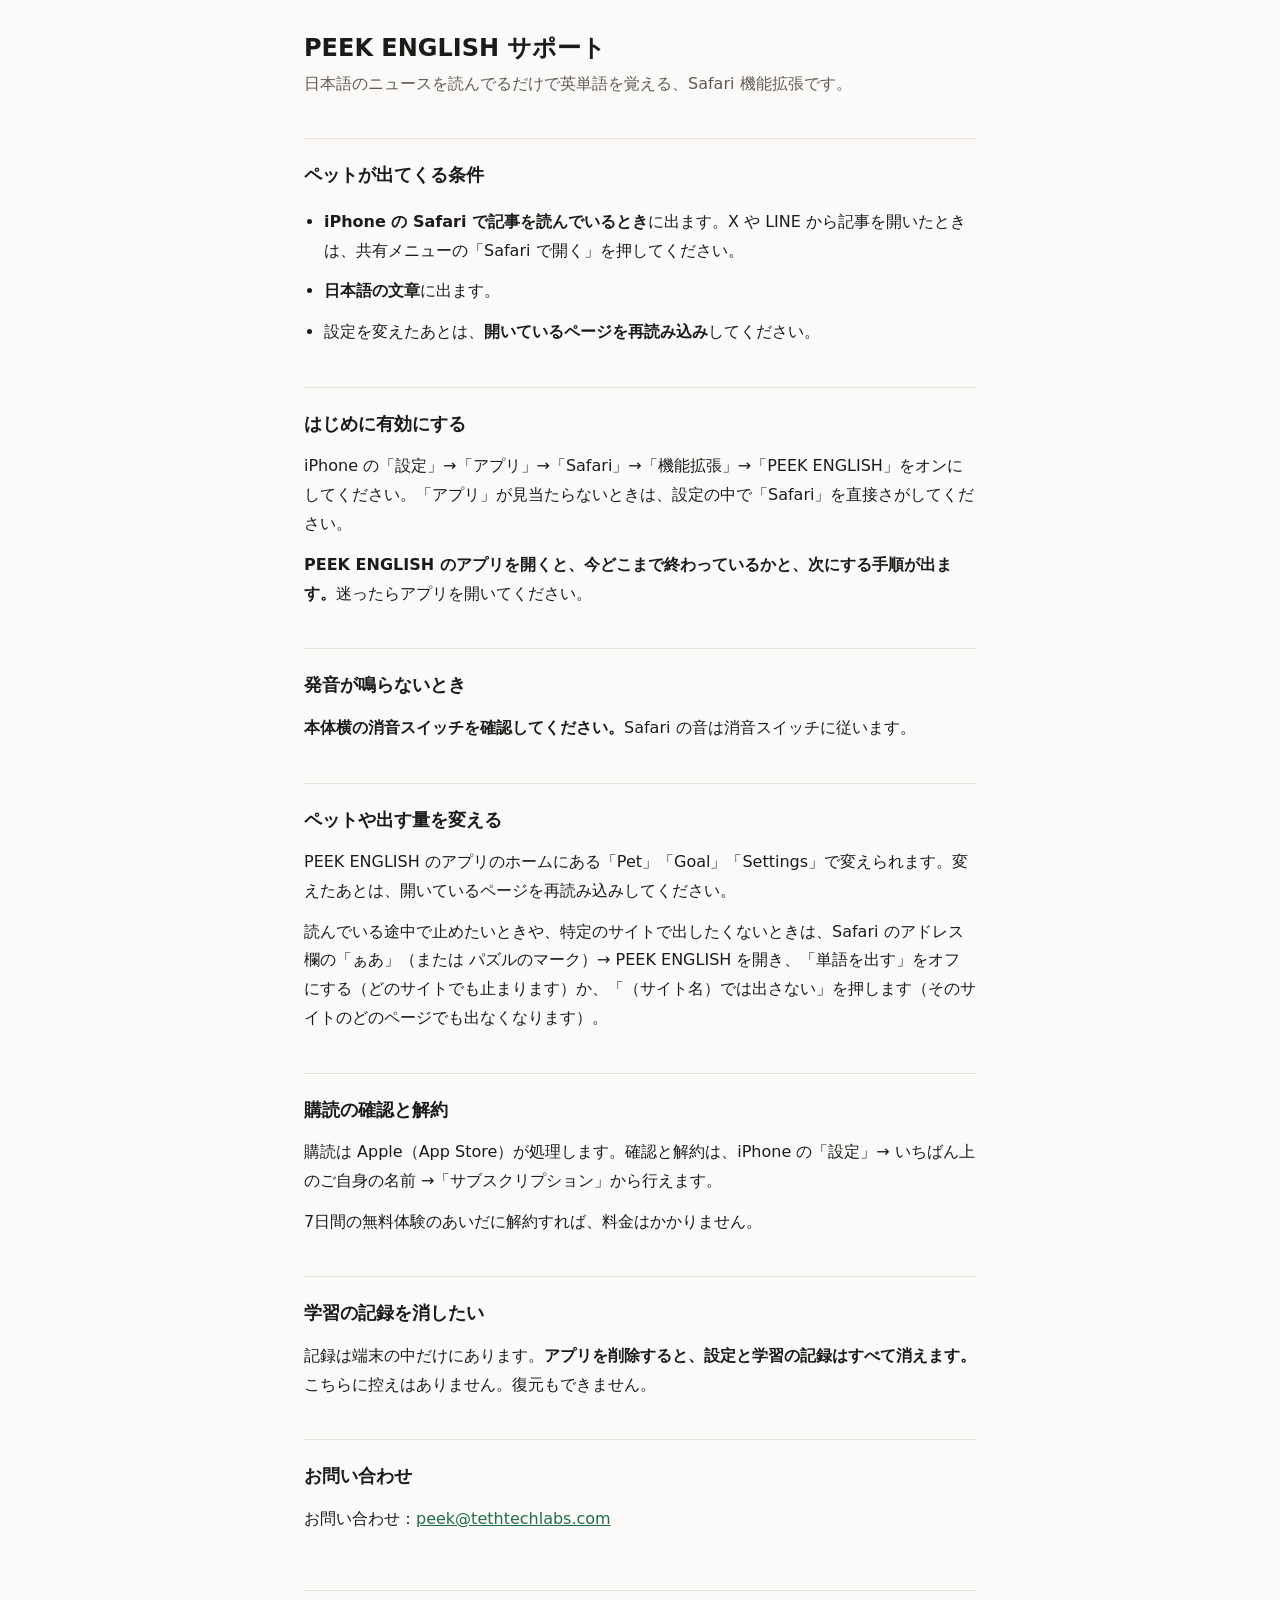
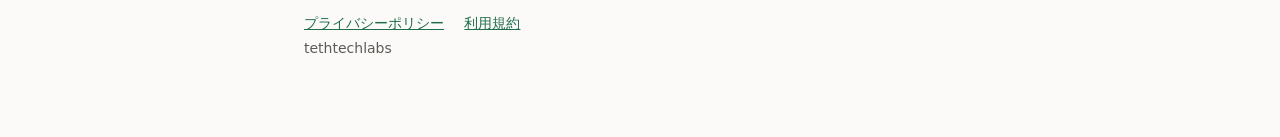
<file: index.html>
<!doctype html>
<html lang="ja">
<head>
<meta charset="utf-8">
<meta name="viewport" content="width=device-width, initial-scale=1">
<title>PEEK ENGLISH サポート</title>
<meta name="description" content="PEEK ENGLISH の使い方と、困ったときの確認先。">
<link rel="stylesheet" href="style.css">
</head>
<body>
<main>

<h1>PEEK ENGLISH サポート</h1>
<p class="lead">日本語のニュースを読んでるだけで英単語を覚える、Safari 機能拡張です。</p>

<h2>ペットが出てくる条件</h2>
<ul>
    <li><strong>iPhone の Safari で記事を読んでいるとき</strong>に出ます。X や LINE から記事を開いたときは、共有メニューの「Safari で開く」を押してください。</li>
    <li><strong>日本語の文章</strong>に出ます。</li>
    <li>設定を変えたあとは、<strong>開いているページを再読み込み</strong>してください。</li>
</ul>

<h2>はじめに有効にする</h2>
<p>iPhone の「設定」→「アプリ」→「Safari」→「機能拡張」→「PEEK ENGLISH」をオンにしてください。「アプリ」が見当たらないときは、設定の中で「Safari」を直接さがしてください。</p>
<p><strong>PEEK ENGLISH のアプリを開くと、今どこまで終わっているかと、次にする手順が出ます。</strong>迷ったらアプリを開いてください。</p>

<h2>発音が鳴らないとき</h2>
<p><strong>本体横の消音スイッチを確認してください。</strong>Safari の音は消音スイッチに従います。</p>

<h2>ペットや出す量を変える</h2>
<p>PEEK ENGLISH のアプリのホームにある「Pet」「Goal」「Settings」で変えられます。変えたあとは、開いているページを再読み込みしてください。</p>
<p>読んでいる途中で止めたいときや、特定のサイトで出したくないときは、Safari のアドレス欄の「ぁあ」（または パズルのマーク）→ PEEK ENGLISH を開き、「単語を出す」をオフにする（どのサイトでも止まります）か、「（サイト名）では出さない」を押します（そのサイトのどのページでも出なくなります）。</p>

<h2>購読の確認と解約</h2>
<p>購読は Apple（App Store）が処理します。確認と解約は、iPhone の「設定」→ いちばん上のご自身の名前 →「サブスクリプション」から行えます。</p>
<p>7日間の無料体験のあいだに解約すれば、料金はかかりません。</p>

<h2>学習の記録を消したい</h2>
<p>記録は端末の中だけにあります。<strong>アプリを削除すると、設定と学習の記録はすべて消えます。</strong>こちらに控えはありません。復元もできません。</p>

<h2>お問い合わせ</h2>
<p>お問い合わせ：<a href="mailto:peek@tethtechlabs.com">peek@tethtechlabs.com</a></p>

<footer>
    <a href="privacy.html">プライバシーポリシー</a>
    <a href="https://www.apple.com/legal/internet-services/itunes/dev/stdeula/">利用規約</a>
    <p>tethtechlabs</p>
</footer>

</main>
</body>
</html>
</file>
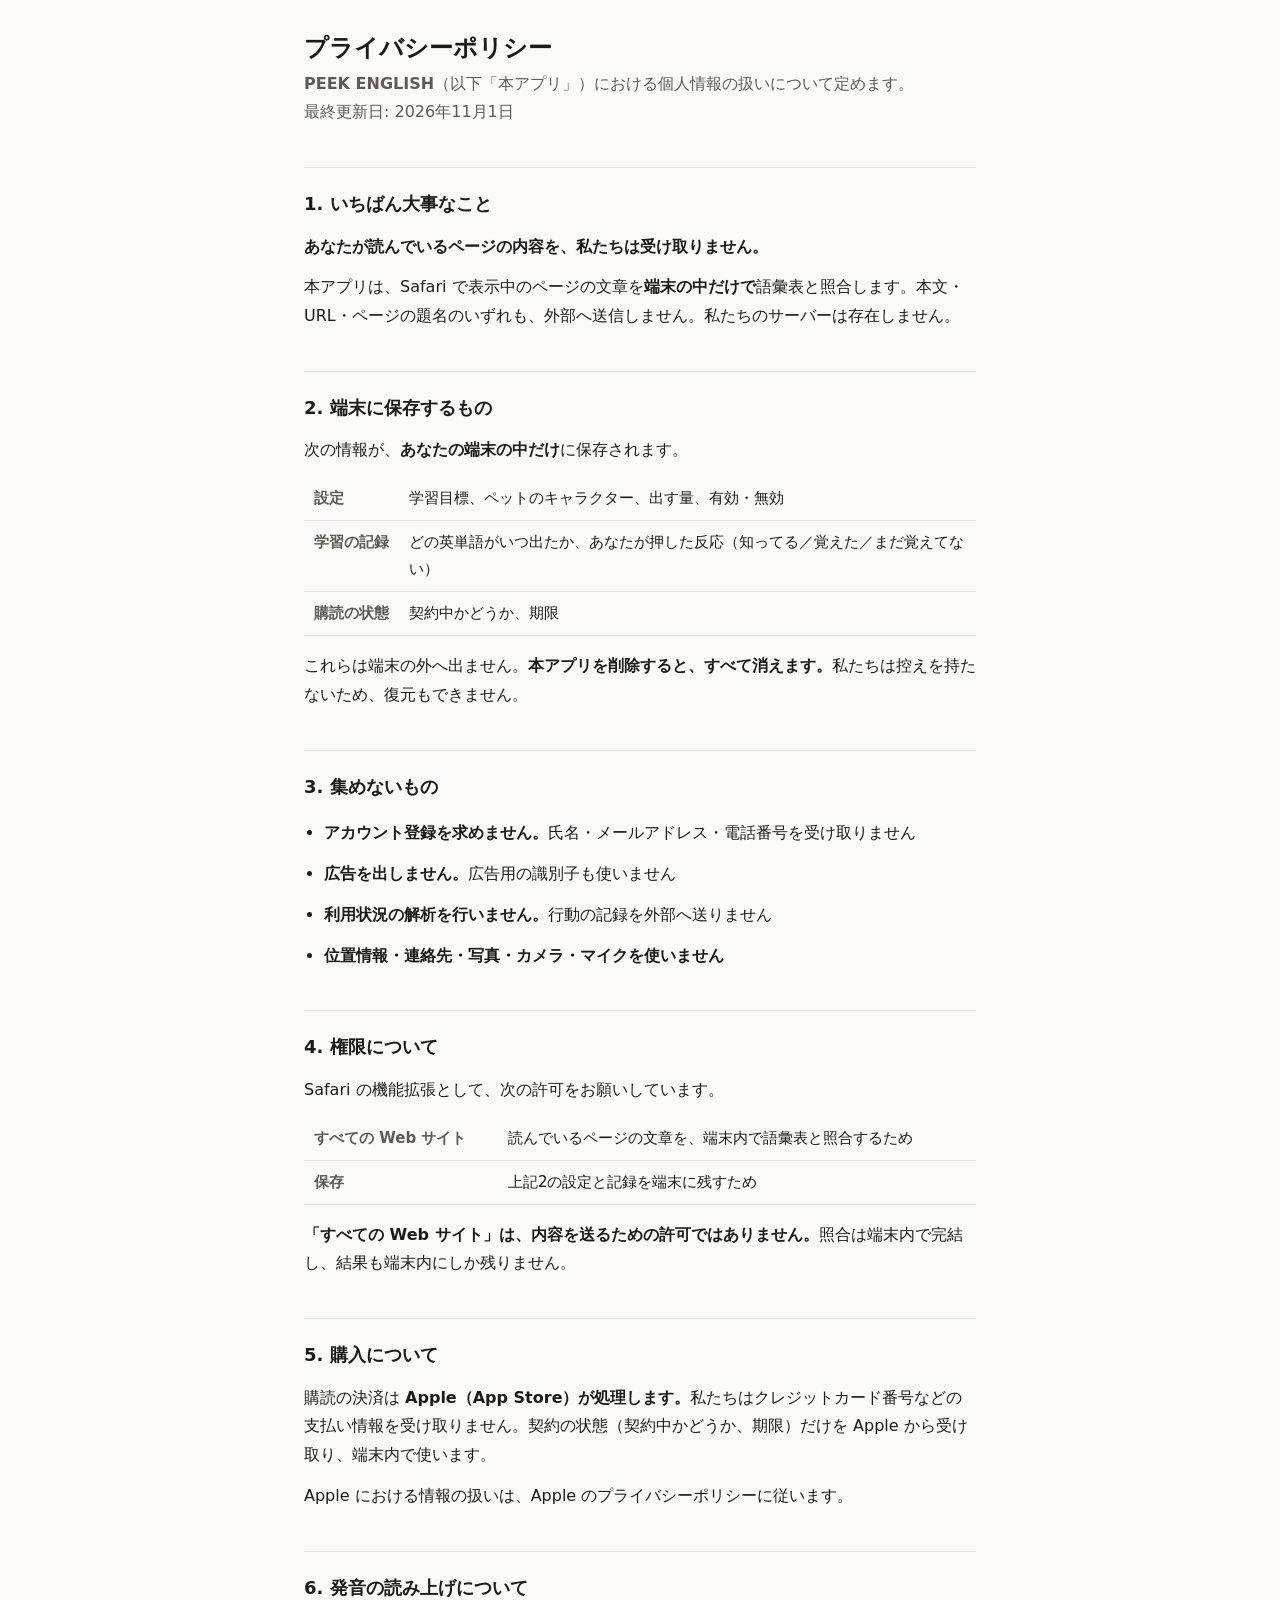
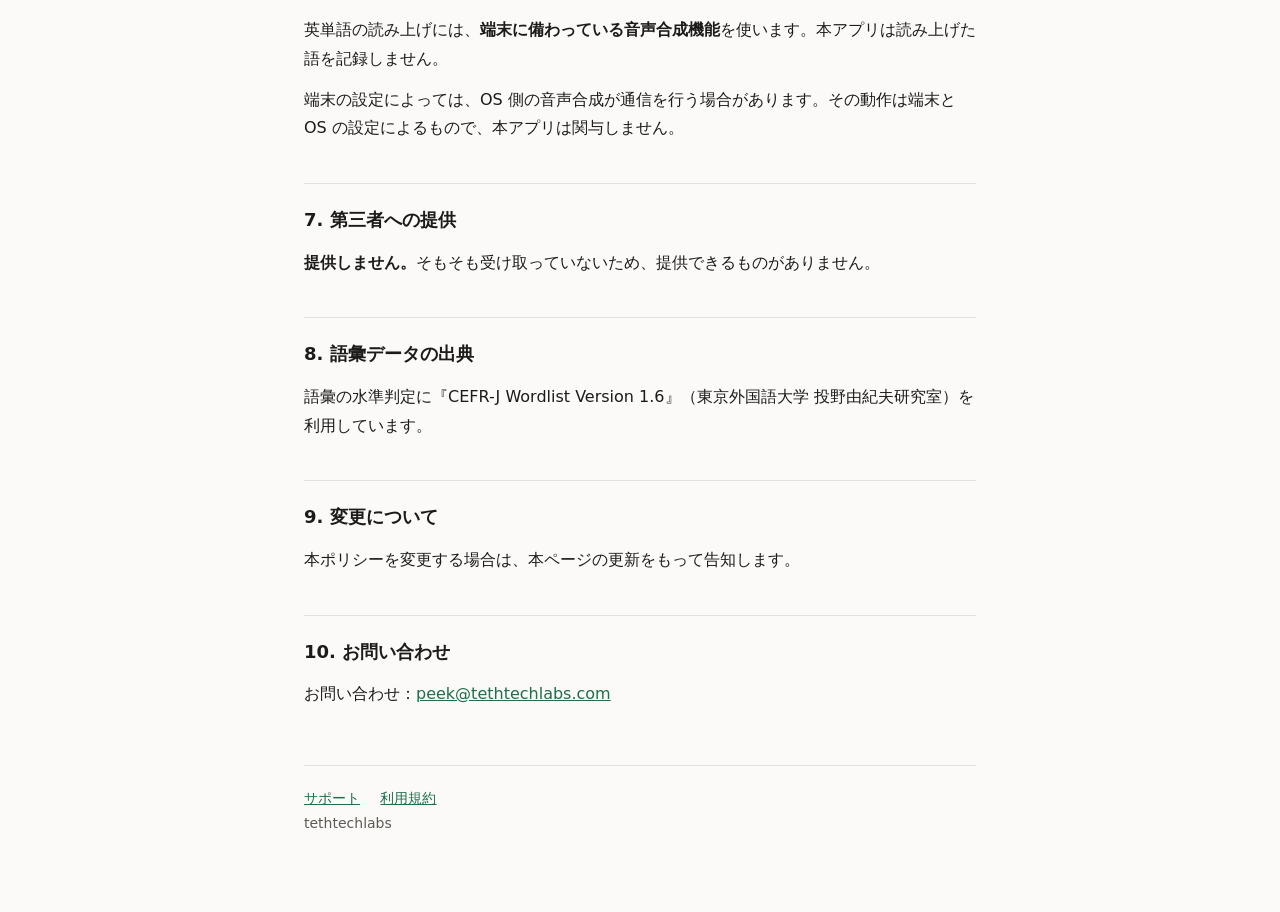
<file: privacy.html>
<!doctype html>
<html lang="ja">
<head>
<meta charset="utf-8">
<meta name="viewport" content="width=device-width, initial-scale=1">
<title>PEEK ENGLISH プライバシーポリシー</title>
<meta name="description" content="PEEK ENGLISH における個人情報の扱い。読んでいるページの内容を受け取りません。">
<link rel="stylesheet" href="style.css">
</head>
<body>
<main>

<h1>プライバシーポリシー</h1>
<p class="lead"><strong>PEEK ENGLISH</strong>（以下「本アプリ」）における個人情報の扱いについて定めます。<br>最終更新日: 2026年11月1日</p>

<h2>1. いちばん大事なこと</h2>
<p><strong>あなたが読んでいるページの内容を、私たちは受け取りません。</strong></p>
<p>本アプリは、Safari で表示中のページの文章を<strong>端末の中だけで</strong>語彙表と照合します。本文・URL・ページの題名のいずれも、外部へ送信しません。私たちのサーバーは存在しません。</p>

<h2>2. 端末に保存するもの</h2>
<p>次の情報が、<strong>あなたの端末の中だけ</strong>に保存されます。</p>
<table>
    <tr><th>設定</th><td>学習目標、ペットのキャラクター、出す量、有効・無効</td></tr>
    <tr><th>学習の記録</th><td>どの英単語がいつ出たか、あなたが押した反応（知ってる／覚えた／まだ覚えてない）</td></tr>
    <tr><th>購読の状態</th><td>契約中かどうか、期限</td></tr>
</table>
<p>これらは端末の外へ出ません。<strong>本アプリを削除すると、すべて消えます。</strong>私たちは控えを持たないため、復元もできません。</p>

<h2>3. 集めないもの</h2>
<ul>
    <li><strong>アカウント登録を求めません。</strong>氏名・メールアドレス・電話番号を受け取りません</li>
    <li><strong>広告を出しません。</strong>広告用の識別子も使いません</li>
    <li><strong>利用状況の解析を行いません。</strong>行動の記録を外部へ送りません</li>
    <li><strong>位置情報・連絡先・写真・カメラ・マイクを使いません</strong></li>
</ul>

<h2>4. 権限について</h2>
<p>Safari の機能拡張として、次の許可をお願いしています。</p>
<table>
    <tr><th>すべての Web サイト</th><td>読んでいるページの文章を、端末内で語彙表と照合するため</td></tr>
    <tr><th>保存</th><td>上記2の設定と記録を端末に残すため</td></tr>
</table>
<p><strong>「すべての Web サイト」は、内容を送るための許可ではありません。</strong>照合は端末内で完結し、結果も端末内にしか残りません。</p>

<h2>5. 購入について</h2>
<p>購読の決済は <strong>Apple（App Store）が処理します。</strong>私たちはクレジットカード番号などの支払い情報を受け取りません。契約の状態（契約中かどうか、期限）だけを Apple から受け取り、端末内で使います。</p>
<p>Apple における情報の扱いは、Apple のプライバシーポリシーに従います。</p>

<h2>6. 発音の読み上げについて</h2>
<p>英単語の読み上げには、<strong>端末に備わっている音声合成機能</strong>を使います。本アプリは読み上げた語を記録しません。</p>
<p>端末の設定によっては、OS 側の音声合成が通信を行う場合があります。その動作は端末と OS の設定によるもので、本アプリは関与しません。</p>

<h2>7. 第三者への提供</h2>
<p><strong>提供しません。</strong>そもそも受け取っていないため、提供できるものがありません。</p>

<h2>8. 語彙データの出典</h2>
<p>語彙の水準判定に『CEFR-J Wordlist Version 1.6』（東京外国語大学 投野由紀夫研究室）を利用しています。</p>

<h2>9. 変更について</h2>
<p>本ポリシーを変更する場合は、本ページの更新をもって告知します。</p>

<h2>10. お問い合わせ</h2>
<p>お問い合わせ：<a href="mailto:peek@tethtechlabs.com">peek@tethtechlabs.com</a></p>

<footer>
    <a href="index.html">サポート</a>
    <a href="https://www.apple.com/legal/internet-services/itunes/dev/stdeula/">利用規約</a>
    <p>tethtechlabs</p>
</footer>

</main>
</body>
</html>
</file>
<file: style.css>
/* サイトは2枚しかない。外部の読み込みを一切しない（審査で見に来る人を待たせない）。 */
:root {
    --bg: #fbfaf8;
    --fg: #1d1b19;
    --muted: #5f5a55;
    --line: #e4e0da;
    --accent: #1f6f4a;
}

@media (prefers-color-scheme: dark) {
    :root {
        --bg: #171614;
        --fg: #f1eee9;
        --muted: #a9a39c;
        --line: #332f2b;
        --accent: #6fd3a2;
    }
}

* { box-sizing: border-box; }

body {
    margin: 0;
    padding: 32px 16px 64px;
    background: var(--bg);
    color: var(--fg);
    font: 400 16px/1.8 ui-sans-serif, system-ui, -apple-system, "Hiragino Sans", sans-serif;
    -webkit-text-size-adjust: 100%;
}

main { max-width: 42rem; margin: 0 auto; }

h1 {
    font-size: 24px;
    line-height: 1.4;
    margin: 0 0 4px;
}

.lead { color: var(--muted); margin: 0 0 32px; }

h2 {
    font-size: 18px;
    margin: 40px 0 12px;
    padding-top: 20px;
    border-top: 1px solid var(--line);
}

h3 { font-size: 16px; margin: 24px 0 6px; }

p, li { margin: 0 0 12px; }
ul { padding-left: 20px; }

strong { font-weight: 600; }

a { color: var(--accent); }

table {
    width: 100%;
    border-collapse: collapse;
    margin: 0 0 16px;
    font-size: 15px;
}

th, td {
    text-align: left;
    vertical-align: top;
    padding: 8px 10px;
    border-bottom: 1px solid var(--line);
}

th { color: var(--muted); font-weight: 600; white-space: nowrap; }

footer {
    margin-top: 56px;
    padding-top: 20px;
    border-top: 1px solid var(--line);
    color: var(--muted);
    font-size: 14px;
}

footer a + a { margin-left: 16px; }
</file>
